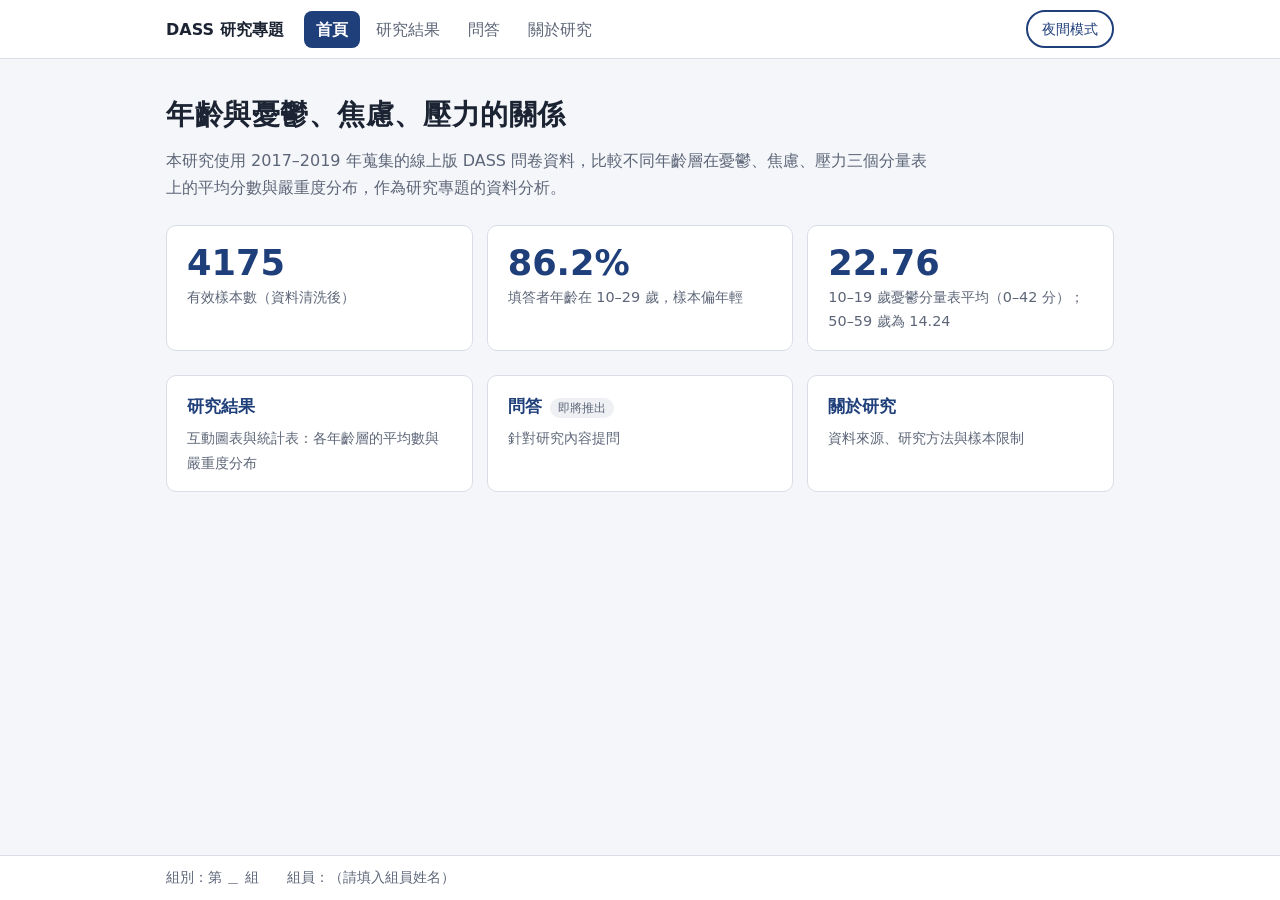
<file: index.html>
<!DOCTYPE html>
<html lang="zh-Hant">
<head>
<meta charset="UTF-8">
<meta name="viewport" content="width=device-width, initial-scale=1">
<title>年齡與憂鬱、焦慮、壓力的關係</title>
<link rel="stylesheet" href="style.css">
</head>
<body>
<header class="site">
  <div class="site-in">
    <a class="brand" href="index.html">DASS 研究專題</a>
    <nav aria-label="主要導覽"><a href="index.html" aria-current="page">首頁</a><a href="results.html">研究結果</a><a href="ask.html">問答</a><a href="about.html">關於研究</a></nav>
    <button type="button" id="themeBtn" aria-pressed="false">夜間模式</button>
  </div>
</header>
<main>
<h1>年齡與憂鬱、焦慮、壓力的關係</h1>
<p class="lead">本研究使用 2017–2019 年蒐集的線上版 DASS 問卷資料，比較不同年齡層在憂鬱、焦慮、壓力三個分量表上的平均分數與嚴重度分布，作為研究專題的資料分析。</p>

<div class="stats">
  <div class="stat"><div class="num">4175</div><div class="cap">有效樣本數（資料清洗後）</div></div>
  <div class="stat"><div class="num">86.2%</div><div class="cap">填答者年齡在 10–29 歲，樣本偏年輕</div></div>
  <div class="stat"><div class="num">22.76</div><div class="cap">10–19 歲憂鬱分量表平均（0–42 分）；50–59 歲為 14.24</div></div>
</div>

<div class="entries">
  <a class="entry" href="results.html"><h3>研究結果</h3><p>互動圖表與統計表：各年齡層的平均數與嚴重度分布</p></a>
  <a class="entry" href="ask.html"><h3>問答<span class="badge">即將推出</span></h3><p>針對研究內容提問</p></a>
  <a class="entry" href="about.html"><h3>關於研究</h3><p>資料來源、研究方法與樣本限制</p></a>
</div>
</main>
<footer class="site-foot">
  <div class="site-in">
    <span>組別：第 ＿ 組</span>
    <span>組員：（請填入組員姓名）</span>
  </div>
</footer>
<script>
(function(){
  var t='';try{t=localStorage.getItem('dass-theme')||''}catch(e){}
  if(t!=='light'&&t!=='dark')t=matchMedia('(prefers-color-scheme: dark)').matches?'dark':'light';
  var b=document.getElementById('themeBtn');
  function ap(x){t=x;document.documentElement.dataset.theme=x;b.setAttribute('aria-pressed',x==='dark')}
  b.addEventListener('click',function(){var x=t==='dark'?'light':'dark';try{localStorage.setItem('dass-theme',x)}catch(e){}ap(x)});
  ap(t);
})();
</script>
</body>
</html>
</file>
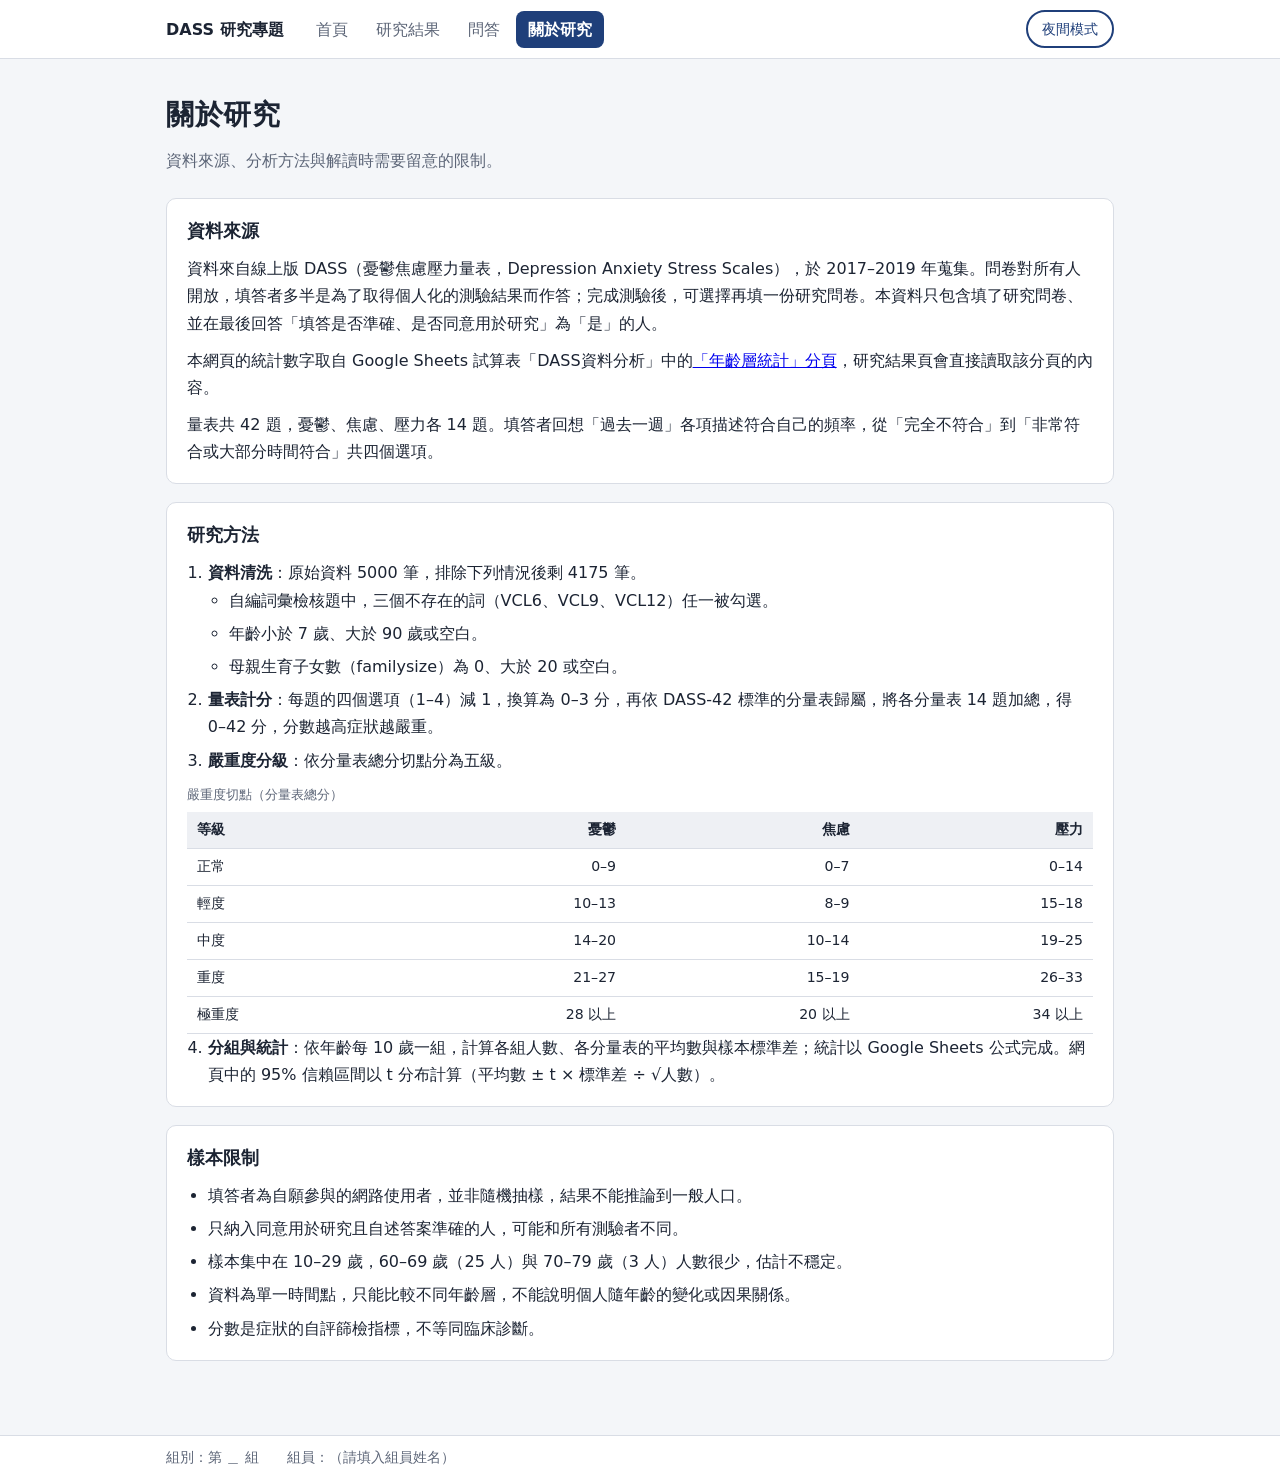
<file: about.html>
<!DOCTYPE html>
<html lang="zh-Hant">
<head>
<meta charset="UTF-8">
<meta name="viewport" content="width=device-width, initial-scale=1">
<title>關於研究｜年齡與憂鬱、焦慮、壓力的關係</title>
<link rel="stylesheet" href="style.css">
</head>
<body>
<header class="site">
  <div class="site-in">
    <a class="brand" href="index.html">DASS 研究專題</a>
    <nav aria-label="主要導覽"><a href="index.html">首頁</a><a href="results.html">研究結果</a><a href="ask.html">問答</a><a href="about.html" aria-current="page">關於研究</a></nav>
    <button type="button" id="themeBtn" aria-pressed="false">夜間模式</button>
  </div>
</header>
<main>
<h1>關於研究</h1>
<p class="lead">資料來源、分析方法與解讀時需要留意的限制。</p>

<section class="card prose">
  <h2>資料來源</h2>
  <p>資料來自線上版 DASS（憂鬱焦慮壓力量表，Depression Anxiety Stress Scales），於 2017–2019 年蒐集。問卷對所有人開放，填答者多半是為了取得個人化的測驗結果而作答；完成測驗後，可選擇再填一份研究問卷。本資料只包含填了研究問卷、並在最後回答「填答是否準確、是否同意用於研究」為「是」的人。</p>
  <p>本網頁的統計數字取自 Google Sheets 試算表「DASS資料分析」中的<a href="https://docs.google.com/spreadsheets/d/10Tjr8Lo3SLDC0klaZnX_5poqy36l6IQPWWgwfFNUyzY/edit?usp=sharing" target="_blank" rel="noopener">「年齡層統計」分頁</a>，研究結果頁會直接讀取該分頁的內容。</p>
  <p>量表共 42 題，憂鬱、焦慮、壓力各 14 題。填答者回想「過去一週」各項描述符合自己的頻率，從「完全不符合」到「非常符合或大部分時間符合」共四個選項。</p>
</section>

<section class="card prose">
  <h2>研究方法</h2>
  <ol>
    <li><b>資料清洗</b>：原始資料 5000 筆，排除下列情況後剩 4175 筆。
      <ul>
        <li>自編詞彙檢核題中，三個不存在的詞（VCL6、VCL9、VCL12）任一被勾選。</li>
        <li>年齡小於 7 歲、大於 90 歲或空白。</li>
        <li>母親生育子女數（familysize）為 0、大於 20 或空白。</li>
      </ul>
    </li>
    <li><b>量表計分</b>：每題的四個選項（1–4）減 1，換算為 0–3 分，再依 DASS-42 標準的分量表歸屬，將各分量表 14 題加總，得 0–42 分，分數越高症狀越嚴重。</li>
    <li><b>嚴重度分級</b>：依分量表總分切點分為五級。</li>
  </ol>
  <div class="tbl">
    <table>
      <caption>嚴重度切點（分量表總分）</caption>
      <thead><tr><th>等級</th><th>憂鬱</th><th>焦慮</th><th>壓力</th></tr></thead>
      <tbody>
        <tr><td>正常</td><td>0–9</td><td>0–7</td><td>0–14</td></tr>
        <tr><td>輕度</td><td>10–13</td><td>8–9</td><td>15–18</td></tr>
        <tr><td>中度</td><td>14–20</td><td>10–14</td><td>19–25</td></tr>
        <tr><td>重度</td><td>21–27</td><td>15–19</td><td>26–33</td></tr>
        <tr><td>極重度</td><td>28 以上</td><td>20 以上</td><td>34 以上</td></tr>
      </tbody>
    </table>
  </div>
  <ol start="4">
    <li><b>分組與統計</b>：依年齡每 10 歲一組，計算各組人數、各分量表的平均數與樣本標準差；統計以 Google Sheets 公式完成。網頁中的 95% 信賴區間以 t 分布計算（平均數 ± t × 標準差 ÷ √人數）。</li>
  </ol>
</section>

<section class="card prose">
  <h2>樣本限制</h2>
  <ul>
    <li>填答者為自願參與的網路使用者，並非隨機抽樣，結果不能推論到一般人口。</li>
    <li>只納入同意用於研究且自述答案準確的人，可能和所有測驗者不同。</li>
    <li>樣本集中在 10–29 歲，60–69 歲（25 人）與 70–79 歲（3 人）人數很少，估計不穩定。</li>
    <li>資料為單一時間點，只能比較不同年齡層，不能說明個人隨年齡的變化或因果關係。</li>
    <li>分數是症狀的自評篩檢指標，不等同臨床診斷。</li>
  </ul>
</section>
</main>
<footer class="site-foot">
  <div class="site-in">
    <span>組別：第 ＿ 組</span>
    <span>組員：（請填入組員姓名）</span>
  </div>
</footer>
<script>
(function(){
  var t='';try{t=localStorage.getItem('dass-theme')||''}catch(e){}
  if(t!=='light'&&t!=='dark')t=matchMedia('(prefers-color-scheme: dark)').matches?'dark':'light';
  var b=document.getElementById('themeBtn');
  function ap(x){t=x;document.documentElement.dataset.theme=x;b.setAttribute('aria-pressed',x==='dark')}
  b.addEventListener('click',function(){var x=t==='dark'?'light':'dark';try{localStorage.setItem('dass-theme',x)}catch(e){}ap(x)});
  ap(t);
})();
</script>
</body>
</html>
</file>
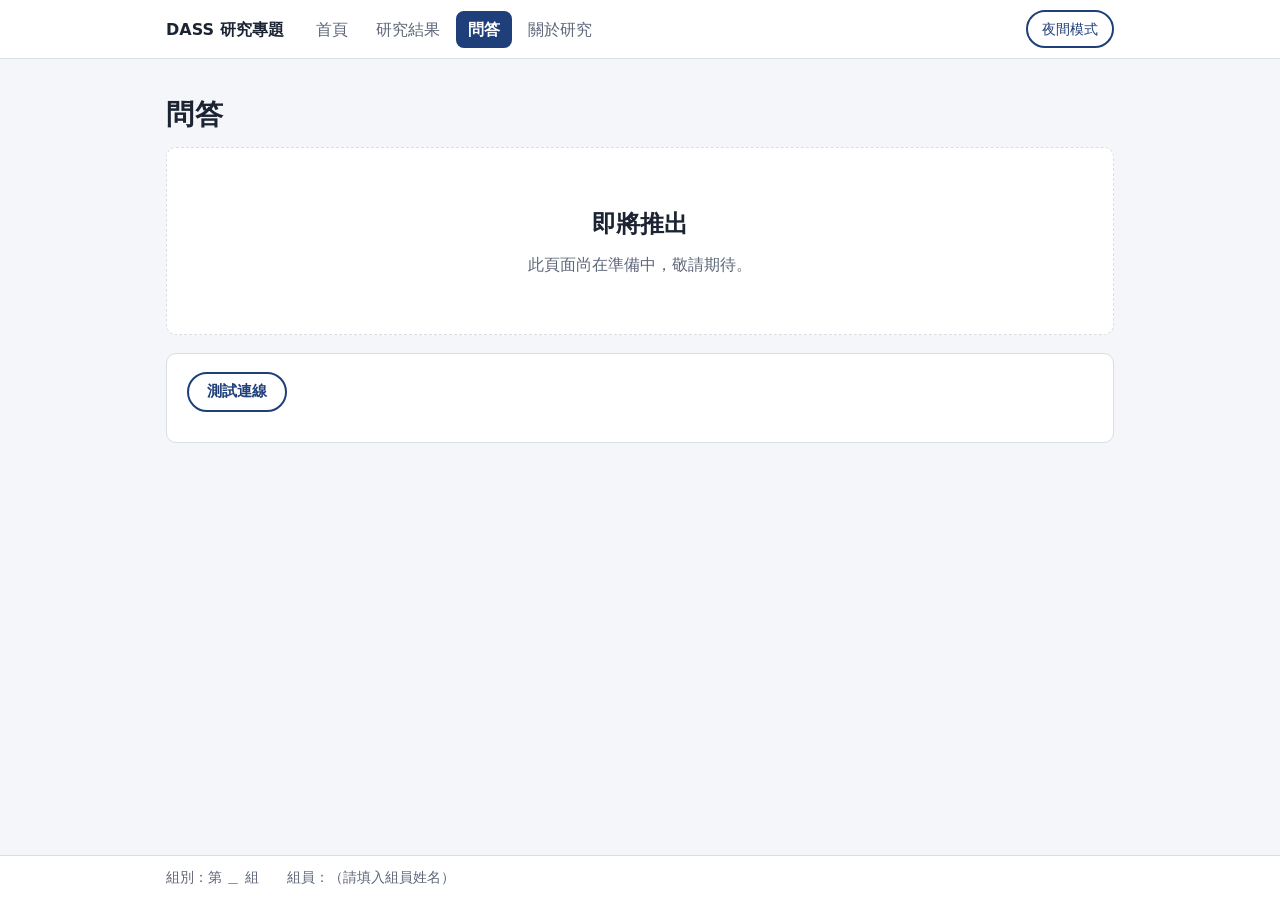
<file: ask.html>
<!DOCTYPE html>
<html lang="zh-Hant">
<head>
<meta charset="UTF-8">
<meta name="viewport" content="width=device-width, initial-scale=1">
<title>問答｜年齡與憂鬱、焦慮、壓力的關係</title>
<link rel="stylesheet" href="style.css">
</head>
<body>
<header class="site">
  <div class="site-in">
    <a class="brand" href="index.html">DASS 研究專題</a>
    <nav aria-label="主要導覽"><a href="index.html">首頁</a><a href="results.html">研究結果</a><a href="ask.html" aria-current="page">問答</a><a href="about.html">關於研究</a></nav>
    <button type="button" id="themeBtn" aria-pressed="false">夜間模式</button>
  </div>
</header>
<main>
<h1>問答</h1>
<section class="card soon">
  <div class="big">即將推出</div>
  <p>此頁面尚在準備中，敬請期待。</p>
</section>

<section class="card">
  <button type="button" class="tb" id="pingBtn" style="--c:var(--accent)">測試連線</button>
  <pre id="pingOut" aria-live="polite" style="margin:12px 0 0;white-space:pre-wrap;word-break:break-all;font:inherit;font-size:.9rem;color:var(--mute)"></pre>
</section>
</main>
<footer class="site-foot">
  <div class="site-in">
    <span>組別：第 ＿ 組</span>
    <span>組員：（請填入組員姓名）</span>
  </div>
</footer>
<script>
(function(){
  var t='';try{t=localStorage.getItem('dass-theme')||''}catch(e){}
  if(t!=='light'&&t!=='dark')t=matchMedia('(prefers-color-scheme: dark)').matches?'dark':'light';
  var b=document.getElementById('themeBtn');
  function ap(x){t=x;document.documentElement.dataset.theme=x;b.setAttribute('aria-pressed',x==='dark')}
  b.addEventListener('click',function(){var x=t==='dark'?'light':'dark';try{localStorage.setItem('dass-theme',x)}catch(e){}ap(x)});
  ap(t);
})();
</script>
<script>
(function(){
  var API='https://dass-42.d84134012.workers.dev/';
  var btn=document.getElementById('pingBtn'),out=document.getElementById('pingOut');
  btn.addEventListener('click',function(){
    btn.disabled=true;
    out.textContent='連線中…';
    var ctrl=new AbortController();
    var timer=setTimeout(function(){ctrl.abort()},10000);
    fetch(API,{
      method:'POST',
      headers:{'Content-Type':'application/json'},
      body:JSON.stringify({action:'test'}),
      signal:ctrl.signal
    }).then(function(r){
      return r.text().then(function(t){
        if(r.ok){out.textContent='成功（狀態碼 '+r.status+'）：'+t;return}
        var msg=t;
        try{var j=JSON.parse(t);if(j&&j.error)msg=j.error}catch(e){}
        out.textContent='失敗（狀態碼 '+r.status+'）：'+msg;
      });
    }).catch(function(e){
      out.textContent=e.name==='AbortError'
        ?'失敗：等待超過 10 秒沒有回應。'
        :'失敗：無法連線到後端（'+e.message+'）。請檢查網路，或後端是否已部署。';
    }).finally(function(){
      clearTimeout(timer);
      btn.disabled=false;
    });
  });
})();
</script>
</body>
</html>
</file>
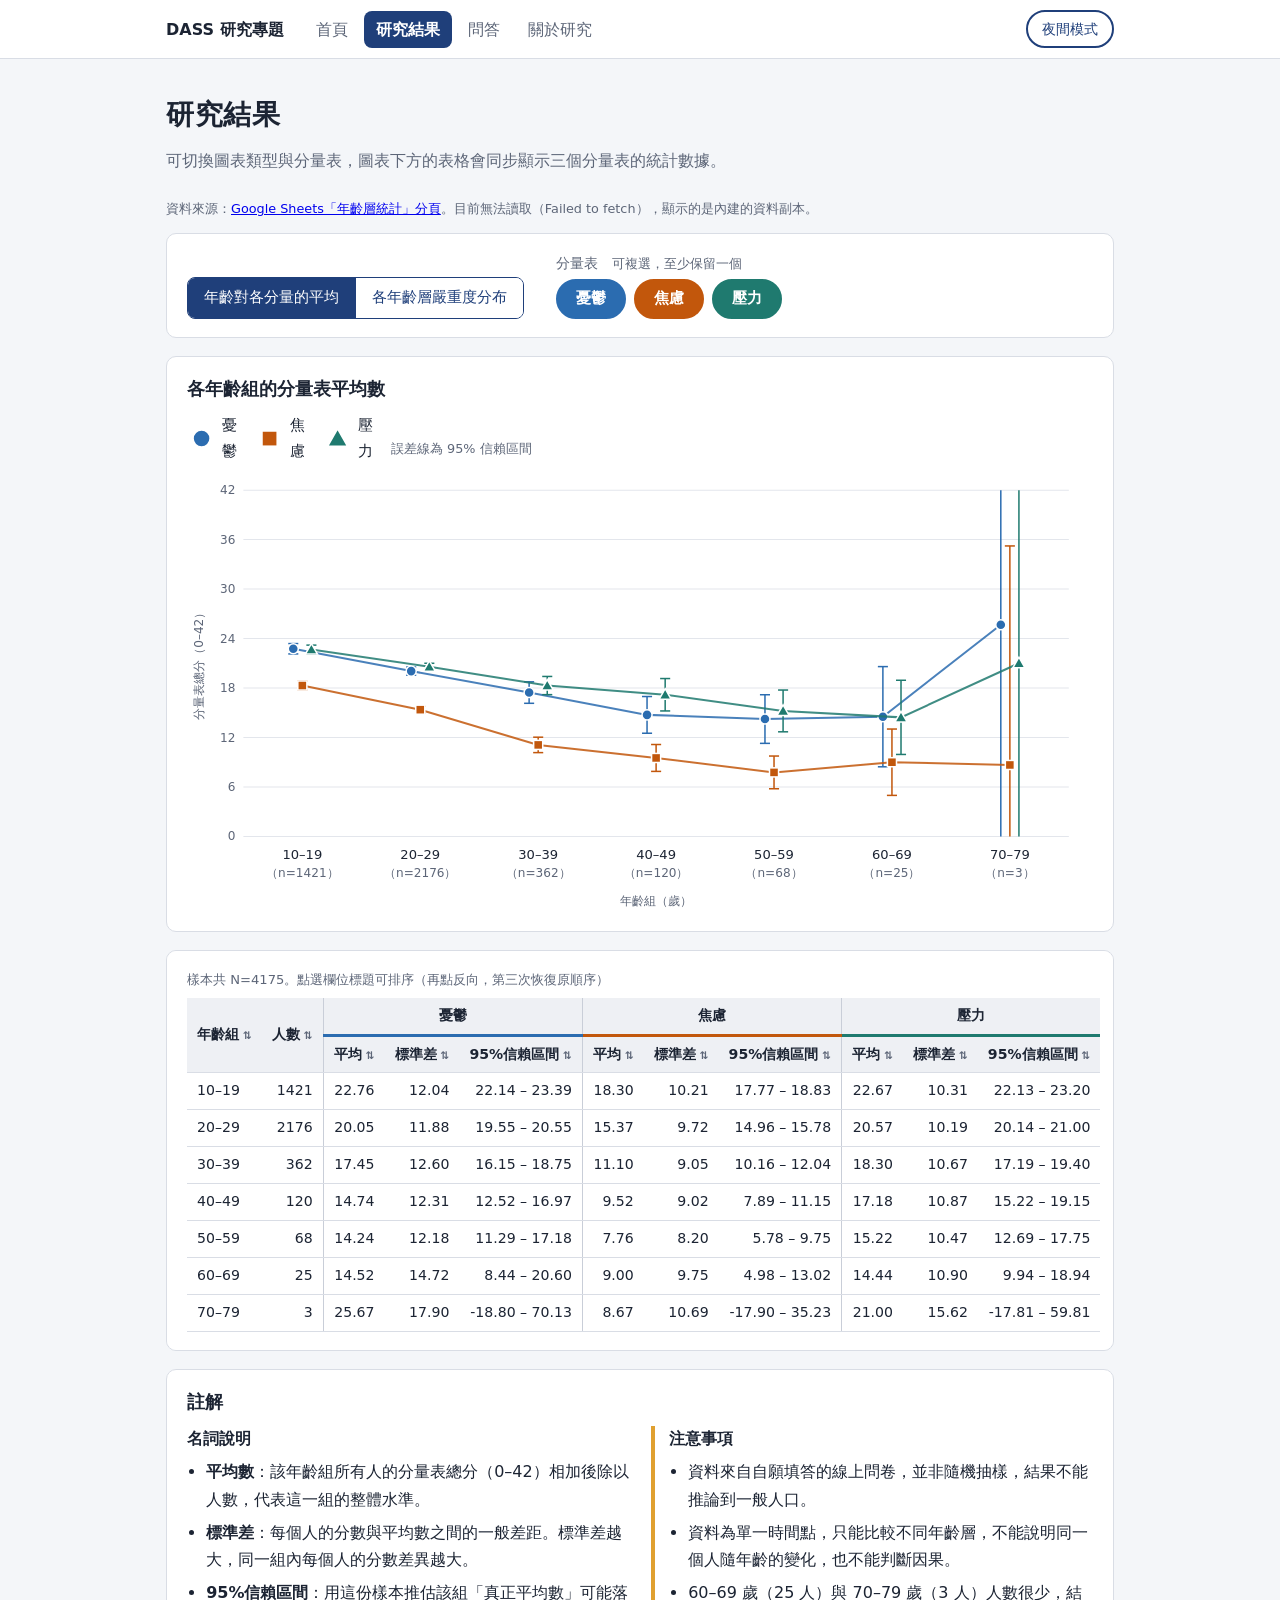
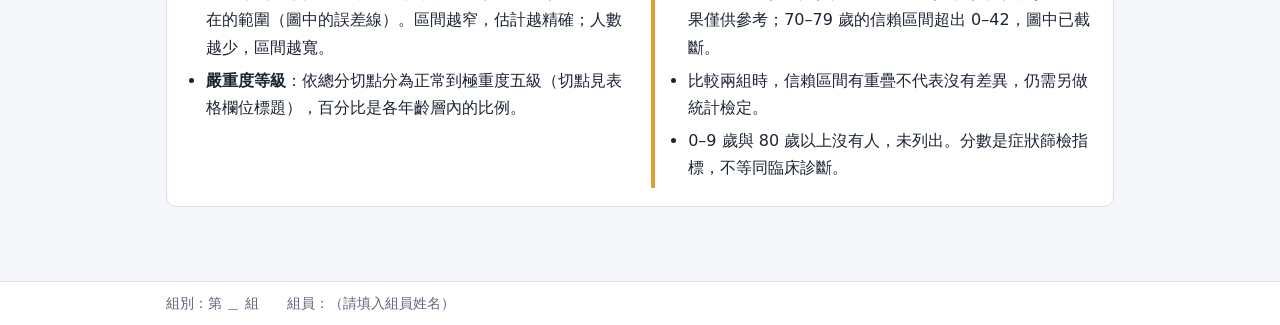
<file: results.html>
<!DOCTYPE html>
<html lang="zh-Hant">
<head>
<meta charset="UTF-8">
<meta name="viewport" content="width=device-width, initial-scale=1">
<title>研究結果｜年齡與憂鬱、焦慮、壓力的關係</title>
<link rel="stylesheet" href="style.css">
</head>
<body>
<header class="site">
  <div class="site-in">
    <a class="brand" href="index.html">DASS 研究專題</a>
    <nav aria-label="主要導覽"><a href="index.html">首頁</a><a href="results.html" aria-current="page">研究結果</a><a href="ask.html">問答</a><a href="about.html">關於研究</a></nav>
    <button type="button" id="themeBtn" aria-pressed="false">夜間模式</button>
  </div>
</header>
<main>
<h1>研究結果</h1>
<p class="lead">可切換圖表類型與分量表，圖表下方的表格會同步顯示三個分量表的統計數據。</p>
<p class="hint" id="src"></p>

<section class="card bar">
  <div class="seg" id="seg">
    <button data-c="mean" aria-pressed="true">年齡對各分量的平均</button>
    <button data-c="sev" aria-pressed="false">各年齡層嚴重度分布</button>
  </div>
  <div>
    <div class="lg">分量表　<span class="hint" id="hint"></span></div>
    <div class="tg" id="subs" role="group" aria-label="分量表"></div>
  </div>
</section>

<section class="card">
  <h2 id="ctitle"></h2>
  <div id="chart"></div>
</section>

<section class="card tbl" id="table"></section>

<section class="card notes">
  <h2>註解</h2>
  <div class="cols">
    <div>
      <h3>名詞說明</h3>
      <ul>
        <li><b>平均數</b>：該年齡組所有人的分量表總分（0–42）相加後除以人數，代表這一組的整體水準。</li>
        <li><b>標準差</b>：每個人的分數與平均數之間的一般差距。標準差越大，同一組內每個人的分數差異越大。</li>
        <li><b>95%信賴區間</b>：用這份樣本推估該組「真正平均數」可能落在的範圍（圖中的誤差線）。區間越窄，估計越精確；人數越少，區間越寬。</li>
        <li><b>嚴重度等級</b>：依總分切點分為正常到極重度五級（切點見表格欄位標題），百分比是各年齡層內的比例。</li>
      </ul>
    </div>
    <div class="warn">
      <h3>注意事項</h3>
      <ul>
        <li>資料來自自願填答的線上問卷，並非隨機抽樣，結果不能推論到一般人口。</li>
        <li>資料為單一時間點，只能比較不同年齡層，不能說明同一個人隨年齡的變化，也不能判斷因果。</li>
        <li>60–69 歲（25 人）與 70–79 歲（3 人）人數很少，結果僅供參考；70–79 歲的信賴區間超出 0–42，圖中已截斷。</li>
        <li>比較兩組時，信賴區間有重疊不代表沒有差異，仍需另做統計檢定。</li>
        <li>0–9 歲與 80 歲以上沒有人，未列出。分數是症狀篩檢指標，不等同臨床診斷。</li>
      </ul>
    </div>
  </div>
</section>

</main>
<footer class="site-foot">
  <div class="site-in">
    <span>組別：第 ＿ 組</span>
    <span>組員：（請填入組員姓名）</span>
  </div>
</footer>
<div id="tip"></div>

<script>
const SUBS=[
 {k:'dep',name:'憂鬱',color:'#2b6cb0',shape:'c',cuts:['0–9','10–13','14–20','21–27','28+']},
 {k:'anx',name:'焦慮',color:'#c2570c',shape:'s',cuts:['0–7','8–9','10–14','15–19','20+']},
 {k:'str',name:'壓力',color:'#1f7a6f',shape:'t',cuts:['0–14','15–18','19–25','26–33','34+']}
];
const LV=['正常','輕度','中度','重度','極重度'];
const LVC=['#e3eaf5','#bdd0ea','#8fb0dc','#4f7fc0','#1f3f7a'];
let D=[
 {lo:10,n:1421,st:{dep:[22.76213934,12.03702045],anx:[18.30119634,10.20656679],str:[22.66502463,10.31082269]},lv:{dep:[252,105,260,247,557],anx:[248,86,235,219,633],str:[346,160,318,344,253]}},
 {lo:20,n:2176,st:{dep:[20.05009191,11.88178438],anx:[15.37178309,9.718905087],str:[20.57077206,10.18683173]},lv:{dep:[506,229,430,359,652],anx:[537,170,439,341,689],str:[675,276,521,434,270]}},
 {lo:30,n:362,st:{dep:[17.44751381,12.59968592],anx:[11.09944751,9.054225669],str:[18.29834254,10.67445484]},lv:{dep:[127,38,55,43,99],anx:[163,33,68,37,61],str:[149,56,55,64,38]}},
 {lo:40,n:120,st:{dep:[14.74166667,12.31484438],anx:[9.516666667,9.017241499],str:[17.18333333,10.87050078]},lv:{dep:[52,14,19,11,24],anx:[63,12,17,9,19],str:[54,17,18,16,15]}},
 {lo:50,n:68,st:{dep:[14.23529412,12.18405815],anx:[7.764705882,8.199231211],str:[15.22058824,10.46650035]},lv:{dep:[34,6,11,6,11],anx:[42,5,8,6,7],str:[39,7,11,6,5]}},
 {lo:60,n:25,st:{dep:[14.52,14.71994112],anx:[9,9.746794345],str:[14.44,10.89755324]},lv:{dep:[14,2,2,1,6],anx:[15,1,3,1,5],str:[14,4,3,2,2]}},
 {lo:70,n:3,st:{dep:[25.66666667,17.89785834],anx:[8.666666667,10.69267662],str:[21,15.62049935]},lv:{dep:[1,0,0,0,2],anx:[2,0,0,0,1],str:[1,0,0,2,0]}}
];
const T=[0,12.706,4.303,3.182,2.776,2.571,2.447,2.365,2.306,2.262,2.228,2.201,2.179,2.160,2.145,2.131,2.120,2.110,2.101,2.093,2.086,2.080,2.074,2.069,2.064,2.060,2.056,2.052,2.048,2.045,2.042];
const tc=df=>df<=30?T[df]:1.96+2.4/df;
const ci=(g,k)=>{const [m,sd]=g.st[k],h=tc(g.n-1)*sd/Math.sqrt(g.n);return [m-h,m+h]};
const lab=g=>`${g.lo}–${g.lo+9}`;
const f2=v=>v.toFixed(2);
let N=D.reduce((a,g)=>a+g.n,0);

let chart='mean',sel=new Set(['dep','anx','str']),one='dep';
const $=id=>document.getElementById(id);
const tip=$('tip');

function marker(shape,x,y,c){
  const st='style="stroke:var(--card)" stroke-width="1.5"';
  if(shape==='c')return `<circle cx="${x}" cy="${y}" r="5" fill="${c}" ${st}/>`;
  if(shape==='s')return `<rect x="${x-4.5}" y="${y-4.5}" width="9" height="9" fill="${c}" ${st}/>`;
  return `<polygon points="${x},${y-6} ${x+6},${y+4.5} ${x-6},${y+4.5}" fill="${c}" ${st}/>`;
}

function renderMean(){
  const W=900,H=440,m={l:56,r:24,t:20,b:76},pw=W-m.l-m.r,ph=H-m.t-m.b;
  const x=i=>m.l+pw*(i+.5)/D.length;
  const y=v=>m.t+ph*(1-Math.min(42,Math.max(0,v))/42);
  let s=`<svg viewBox="0 0 ${W} ${H}" role="img" aria-label="各年齡組分量表平均數折線圖">`;
  for(let v=0;v<=42;v+=6)s+=`<line x1="${m.l}" x2="${W-m.r}" y1="${y(v)}" y2="${y(v)}" class="grid"/><text class="ax" x="${m.l-8}" y="${y(v)+4}" text-anchor="end">${v}</text>`;
  s+=`<text class="ax" transform="rotate(-90)" x="${-(m.t+ph/2)}" y="16" text-anchor="middle">分量表總分（0–42）</text>`;
  D.forEach((g,i)=>{s+=`<text x="${x(i)}" y="${H-m.b+22}" text-anchor="middle" font-size="13">${lab(g)}</text><text x="${x(i)}" y="${H-m.b+40}" text-anchor="middle" font-size="12" class="ax">（n=${g.n}）</text>`});
  s+=`<text class="ax" x="${m.l+pw/2}" y="${H-8}" text-anchor="middle">年齡組（歲）</text>`;
  const act=SUBS.filter(b=>sel.has(b.k));
  act.forEach((b,j)=>{
    const off=(j-(act.length-1)/2)*9;
    const pts=D.map((g,i)=>`${x(i)+off},${y(g.st[b.k][0])}`).join(' ');
    s+=`<polyline points="${pts}" fill="none" stroke="${b.color}" stroke-width="2" opacity=".85"/>`;
    D.forEach((g,i)=>{
      const cx=x(i)+off,[lo,hi]=ci(g,b.k),mv=g.st[b.k][0];
      s+=`<line x1="${cx}" x2="${cx}" y1="${y(hi)}" y2="${y(lo)}" stroke="${b.color}" stroke-width="1.5"/>`;
      if(hi<=42)s+=`<line x1="${cx-5}" x2="${cx+5}" y1="${y(hi)}" y2="${y(hi)}" stroke="${b.color}" stroke-width="1.5"/>`;
      if(lo>=0)s+=`<line x1="${cx-5}" x2="${cx+5}" y1="${y(lo)}" y2="${y(lo)}" stroke="${b.color}" stroke-width="1.5"/>`;
      s+=marker(b.shape,cx,y(mv),b.color);
      s+=`<circle class="hit" data-a="${i},${b.k}" cx="${cx}" cy="${y(mv)}" r="13" fill="transparent" tabindex="0"/>`;
    });
  });
  s+='</svg>';
  const lg=act.map(b=>`<span class="chip" style="cursor:default"><svg viewBox="-8 -8 16 16" width="16" height="16" style="display:inline">${marker(b.shape,0,0,b.color)}</svg>${b.name}</span>`).join('');
  $('chart').innerHTML=`<div style="margin-bottom:6px">${lg}<span class="hint">誤差線為 95% 信賴區間</span></div>`+s;
}

function renderSev(){
  const b=SUBS.find(q=>q.k===one);
  const W=900,rowH=52,m={l:150,r:24,t:56,b:44},H=m.t+rowH*D.length+m.b,pw=W-m.l-m.r;
  const x=p=>m.l+pw*p/100;
  let s=`<svg viewBox="0 0 ${W} ${H}" role="img" aria-label="${b.name}嚴重度分布堆疊長條圖">`;
  LV.forEach((l,i)=>{const lx=m.l+i*140;s+=`<rect x="${lx}" y="12" width="13" height="13" fill="${LVC[i]}" stroke="#aab4c6" stroke-width=".5"/><text x="${lx+19}" y="23" font-size="12.5">${l} ${b.cuts[i]}</text>`});
  for(let p=0;p<=100;p+=20)s+=`<line x1="${x(p)}" x2="${x(p)}" y1="${m.t-6}" y2="${H-m.b+4}" class="grid"/><text class="ax" x="${x(p)}" y="${H-m.b+20}" text-anchor="middle">${p}%</text>`;
  D.forEach((g,i)=>{
    const yy=m.t+i*rowH+7,hh=rowH-14;
    s+=`<text x="${m.l-10}" y="${yy+hh/2+5}" text-anchor="end" font-size="13">${lab(g)}（n=${g.n}）</text>`;
    let acc=0;
    g.lv[b.k].forEach((c,li)=>{
      const p=c/g.n*100;
      if(c>0){
        s+=`<rect class="hit" data-b="${i},${li}" x="${x(acc)}" y="${yy}" width="${x(acc+p)-x(acc)}" height="${hh}" fill="${LVC[li]}" style="stroke:var(--card)" stroke-width="1" tabindex="0"/>`;
        if(x(acc+p)-x(acc)>=42)s+=`<text x="${(x(acc)+x(acc+p))/2}" y="${yy+hh/2+4}" text-anchor="middle" font-size="11.5" style="fill:${li>=3?'#fff':'#1c2433'};pointer-events:none">${p.toFixed(1)}%</text>`;
      }
      acc+=p;
    });
  });
  s+=`<text class="ax" x="${m.l+pw/2}" y="${H-6}" text-anchor="middle">占該年齡層人數的百分比</text></svg>`;
  $('chart').innerHTML=s;
}

let sort={key:null,dir:1};
const GB='style="border-left:1px solid var(--gb)"';
const thS=(key,label,extra='',title='')=>{
  const on=sort.key===key;
  return `<th ${extra} aria-sort="${on?(sort.dir>0?'ascending':'descending'):'none'}"><button type="button" class="sb" data-s="${key}"${title?` title="${title}"`:''}>${label}<span class="ar">${on?(sort.dir>0?'▲':'▼'):'⇅'}</span></button></th>`;
};
const sval=(g,key)=>{
  if(key==='lo')return g.lo;
  if(key==='n')return g.n;
  const [t,a,b]=key.split(':');
  if(t==='m')return g.st[a][0];
  if(t==='s')return g.st[a][1];
  if(t==='c')return ci(g,a)[0];
  return g.lv[a][+b]/g.n;
};
function sortedRows(){
  const r=D.slice();
  if(sort.key)r.sort((a,b)=>(sval(a,sort.key)-sval(b,sort.key))*sort.dir||a.lo-b.lo);
  return r;
}
function renderTable(){
  const cap=`<caption>樣本共 N=${N}。點選欄位標題可排序（再點反向，第三次恢復原順序）</caption>`;
  const grp=SUBS.map(b=>`<th colspan="${chart==='mean'?3:5}" style="text-align:center;border-bottom:3px solid ${b.color};border-left:1px solid var(--gb)">${b.name}</th>`).join('');
  let h;
  if(chart==='mean'){
    h=`<table>${cap}<thead><tr>${thS('lo','年齡組','rowspan="2"')}${thS('n','人數','rowspan="2"')}${grp}</tr><tr>${SUBS.map(b=>thS('m:'+b.k,'平均',GB)+thS('s:'+b.k,'標準差')+thS('c:'+b.k,'95%信賴區間','','依區間下限排序')).join('')}</tr></thead><tbody>`;
    sortedRows().forEach(g=>{h+=`<tr><td>${lab(g)}</td><td>${g.n}</td>`+SUBS.map(b=>{const [lo,hi]=ci(g,b.k);return `<td ${GB}>${f2(g.st[b.k][0])}</td><td>${f2(g.st[b.k][1])}</td><td>${f2(lo)} – ${f2(hi)}</td>`}).join('')+'</tr>'});
    h+='</tbody></table>';
  }else{
    h=`<table>${cap}<thead><tr>${thS('lo','年齡組','rowspan="2"')}${thS('n','人數','rowspan="2"')}${grp}</tr><tr>${SUBS.map(b=>LV.map((l,i)=>thS(`p:${b.k}:${i}`,`${l}<small>${b.cuts[i]}</small>`,i?'':GB,'依占該年齡層的百分比排序')).join('')).join('')}</tr></thead><tbody>`;
    sortedRows().forEach(g=>{h+=`<tr><td>${lab(g)}</td><td>${g.n}</td>`+SUBS.map(b=>g.lv[b.k].map((c,i)=>`<td ${i?'':GB}>${c}<small>${(c/g.n*100).toFixed(1)}%</small></td>`).join('')).join('')+'</tr>'});
    h+=`</tbody><tfoot><tr><td>合計</td><td>${N}</td>${SUBS.map(b=>LV.map((l,i)=>{const c=D.reduce((a,g)=>a+g.lv[b.k][i],0);return `<td ${i?'':GB}>${c}<small>${(c/N*100).toFixed(1)}%</small></td>`}).join('')).join('')}</tr></tfoot></table>`;
  }
  $('table').innerHTML=h;
}

function renderSubs(){
  $('hint').textContent=chart==='mean'?'可複選，至少保留一個':'一次選一個';
  $('subs').innerHTML=SUBS.map(b=>`<button type="button" class="tb" data-k="${b.k}" style="--c:${b.color}" aria-pressed="${chart==='mean'?sel.has(b.k):one===b.k}">${b.name}</button>`).join('');
}

function update(){
  document.querySelectorAll('#seg button').forEach(b=>b.setAttribute('aria-pressed',b.dataset.c===chart));
  const nm=SUBS.find(b=>b.k===one).name;
  $('ctitle').textContent=chart==='mean'?'各年齡組的分量表平均數':`各年齡層的${nm}嚴重度分布`;
  renderSubs();
  chart==='mean'?renderMean():renderSev();
  renderTable();
}

$('seg').addEventListener('click',e=>{
  const c=e.target.dataset.c;if(!c||c===chart)return;
  if(c==='sev')one=SUBS.find(b=>sel.has(b.k)).k;
  sort={key:null,dir:1};chart=c;update();
});
$('subs').addEventListener('click',e=>{
  const bt=e.target.closest('.tb');if(!bt)return;
  const k=bt.dataset.k;
  if(chart==='mean'){
    if(sel.has(k)){if(sel.size>1)sel.delete(k);else return}
    else sel.add(k);
  }else one=k;
  update();
  $('subs').querySelector('[data-k="'+k+'"]').focus();
});
$('table').addEventListener('click',e=>{
  const b=e.target.closest('.sb');if(!b)return;
  const k=b.dataset.s;
  if(sort.key!==k)sort={key:k,dir:1};
  else if(sort.dir===1)sort.dir=-1;
  else sort={key:null,dir:1};
  renderTable();
  const nb=$('table').querySelector('.sb[data-s="'+k+'"]');if(nb)nb.focus();
});

const PAL={light:{dep:'#2b6cb0',anx:'#c2570c',str:'#1f7a6f'},dark:{dep:'#6aa6e8',anx:'#f2994a',str:'#4cc2b1'}};
let theme='';
try{theme=localStorage.getItem('dass-theme')||''}catch(e){}
if(theme!=='light'&&theme!=='dark')theme=matchMedia('(prefers-color-scheme: dark)').matches?'dark':'light';
function applyTheme(t,re){
  theme=t;
  document.documentElement.dataset.theme=t;
  SUBS.forEach(b=>b.color=PAL[t][b.k]);
  $('themeBtn').setAttribute('aria-pressed',t==='dark');
  if(re)update();
}
$('themeBtn').addEventListener('click',()=>{
  const t=theme==='dark'?'light':'dark';
  try{localStorage.setItem('dass-theme',t)}catch(e){}
  applyTheme(t,true);
});
applyTheme(theme,false);

function showTip(html,x,y){
  tip.innerHTML=html;tip.style.display='block';
  const w=tip.offsetWidth,h=tip.offsetHeight;
  tip.style.left=Math.min(x+14,innerWidth-w-8)+'px';
  tip.style.top=(y-h-12<4?y+16:y-h-12)+'px';
}
function tipHtml(el){
  if(el.dataset.a){
    const [i,k]=el.dataset.a.split(','),g=D[+i],b=SUBS.find(q=>q.k===k);
    return `<b>${b.name}・${lab(g)} 歲</b><br>平均數 ${f2(g.st[k][0])}<br>標準差 ${f2(g.st[k][1])}`;
  }
  if(el.dataset.b){
    const [i,li]=el.dataset.b.split(',').map(Number),g=D[i],b=SUBS.find(q=>q.k===one),c=g.lv[b.k][li];
    return `<b>${b.name}・${lab(g)} 歲</b><br>${LV[li]}：${(c/g.n*100).toFixed(1)}%（${c} 人）`;
  }
  return null;
}
const ch=$('chart');
ch.addEventListener('mousemove',e=>{const el=e.target.closest('.hit');if(!el){tip.style.display='none';return}showTip(tipHtml(el),e.clientX,e.clientY)});
ch.addEventListener('mouseleave',()=>tip.style.display='none');
ch.addEventListener('focusin',e=>{const el=e.target.closest('.hit');if(!el)return;const r=el.getBoundingClientRect();showTip(tipHtml(el),r.left+r.width/2,r.top)});
ch.addEventListener('focusout',()=>tip.style.display='none');

// --- sheet loader ---
const SHEET_ID='10Tjr8Lo3SLDC0klaZnX_5poqy36l6IQPWWgwfFNUyzY',SHEET_TAB='年齡層統計';
const SHEET_LINK=`<a href="https://docs.google.com/spreadsheets/d/${SHEET_ID}/edit?usp=sharing" target="_blank" rel="noopener">Google Sheets「${SHEET_TAB}」分頁</a>`;
function setSrc(msg){$('src').innerHTML=`資料來源：${SHEET_LINK}。${msg}`}
function parseCSV(t){
  const rows=[];let r=[],f='',q=false;
  for(let i=0;i<t.length;i++){
    const c=t[i];
    if(q){if(c==='"'){if(t[i+1]==='"'){f+='"';i++}else q=false}else f+=c}
    else if(c==='"')q=true;
    else if(c===','){r.push(f);f=''}
    else if(c==='\n'||c==='\r'){if(c==='\r'&&t[i+1]==='\n')i++;r.push(f);rows.push(r);r=[];f=''}
    else f+=c;
  }
  if(f!==''||r.length){r.push(f);rows.push(r)}
  return rows;
}
function buildFromRows(rows){
  const num=v=>{const x=parseFloat(String(v==null?'':v).replace(/,/g,''));return isNaN(x)?null:x};
  const T=r=>r.map(c=>(c||'').trim());
  const hi=rows.findIndex(r=>T(r).includes('人數')&&T(r).includes('憂鬱平均'));
  if(hi<0)throw new Error('找不到平均數表格的標題列');
  const h=T(rows[hi]);
  const col=n=>{const i=h.indexOf(n);if(i<0)throw new Error('缺少欄位「'+n+'」');return i};
  const iA=h.findIndex(c=>c.startsWith('年齡層'));
  if(iA<0)throw new Error('缺少「年齡層」欄');
  const iN=col('人數'),iM={dep:col('憂鬱平均'),anx:col('焦慮平均'),str:col('壓力平均')},iS={dep:col('憂鬱SD'),anx:col('焦慮SD'),str:col('壓力SD')};
  const stats=new Map();
  for(let i=hi+1;i<rows.length;i++){
    const r=rows[i],lo=num(r[iA]);
    if(lo===null)break;
    const n=num(r[iN]);
    if(!n)continue;
    const st={};
    for(const k of ['dep','anx','str']){
      const m=num(r[iM[k]]),sd=num(r[iS[k]]);
      if(m===null||sd===null)throw new Error(lo+' 歲組缺少平均數或標準差');
      st[k]=[m,sd];
    }
    stats.set(lo,{lo,n,st});
  }
  if(!stats.size)throw new Error('平均數表格沒有人數大於 0 的年齡組');
  const si=rows.findIndex((r,i)=>i>hi&&T(r)[0].startsWith('年齡層')&&T(r).includes('正常')&&T(r).includes('極重度'));
  if(si<0)throw new Error('找不到嚴重度表格的標題列');
  const idx=T(rows[si]).map((c,i)=>LV.includes(c)?i:-1).filter(i=>i>=0);
  if(idx.length!==15)throw new Error('嚴重度表格應有 15 個等級欄（三個分量表各五級）');
  const lvMap=new Map();
  for(let i=si+1;i<rows.length;i++){
    const r=rows[i],lo=num(T(r)[0]);
    if(lo===null)break;
    const lv={};
    ['dep','anx','str'].forEach((k,gi)=>{lv[k]=idx.slice(gi*5,gi*5+5).map(j=>num(r[j])||0)});
    lvMap.set(lo,lv);
  }
  return [...stats.values()].sort((a,b)=>a.lo-b.lo).map(g=>{
    const lv=lvMap.get(g.lo);
    if(!lv)throw new Error('嚴重度表格缺少 '+g.lo+' 歲組');
    for(const k of ['dep','anx','str'])if(lv[k].reduce((a,b)=>a+b,0)!==g.n)throw new Error(g.lo+' 歲組的等級人數加總不等於人數');
    return {...g,lv};
  });
}
async function loadSheet(){
  setSrc('讀取中…');
  try{
    const r=await fetch(`https://docs.google.com/spreadsheets/d/${SHEET_ID}/gviz/tq?tqx=out:csv&sheet=${encodeURIComponent(SHEET_TAB)}`);
    if(!r.ok)throw new Error('HTTP '+r.status);
    D=buildFromRows(parseCSV(await r.text()));
    N=D.reduce((a,g)=>a+g.n,0);
    setSrc('已即時讀取最新資料。');
    update();
  }catch(e){
    setSrc('目前無法讀取（'+e.message+'），顯示的是內建的資料副本。');
  }
}
// --- end sheet loader ---

update();
loadSheet();
</script>
</body>
</html>
</file>
<file: style.css>
@charset "UTF-8";
:root{color-scheme:light;--ink:#1c2433;--mute:#5d6678;--line:#d9dde5;--bg:#f4f6f9;--card:#fff;--accent:#1f3f7a;--on:#fff;--grid:#e3e6ec;--th:#eef0f4;--tf:#f8f9fb;--gb:#c9ced8;--tipbg:#1c2433;--tipfg:#fff}
:root[data-theme="dark"]{color-scheme:dark;--ink:#e6eaf2;--mute:#a0a9bb;--line:#364055;--bg:#0f141d;--card:#171d29;--accent:#8fb0dc;--on:#101521;--grid:#2a3345;--th:#202838;--tf:#1c2331;--gb:#46526a;--tipbg:#e6eaf2;--tipfg:#101521}
*{box-sizing:border-box}
body{margin:0;display:flex;flex-direction:column;min-height:100vh;background:var(--bg);color:var(--ink);font-family:"Noto Sans TC","PingFang TC","Microsoft JhengHei",system-ui,sans-serif;line-height:1.7}
main{flex:1;width:100%;max-width:980px;margin:0 auto;padding:32px 16px 56px}
a:focus-visible,button:focus-visible{outline:3px solid #f2b134;outline-offset:2px}

/* 導覽列與頁尾 */
.site,.site-foot{background:var(--card)}
.site{border-bottom:1px solid var(--line)}
.site-foot{border-top:1px solid var(--line);color:var(--mute);font-size:.88rem}
.site-in{max-width:980px;margin:0 auto;padding:10px 16px;display:flex;flex-wrap:wrap;align-items:center;gap:8px 20px}
.brand{font-weight:700;color:var(--ink);text-decoration:none}
.site nav{display:flex;flex-wrap:wrap;gap:4px;margin-right:auto}
.site nav a{padding:5px 12px;border-radius:8px;color:var(--mute);text-decoration:none}
.site nav a:hover{background:var(--th)}
.site nav a[aria-current="page"]{background:var(--accent);color:var(--on);font-weight:600}
.site-foot .site-in{gap:4px 28px}
#themeBtn{font:inherit;font-size:.9rem;padding:5px 14px;border-radius:999px;border:2px solid var(--accent);background:var(--card);color:var(--accent);cursor:pointer;white-space:nowrap}
#themeBtn[aria-pressed="true"]{background:var(--accent);color:var(--on)}

/* 一般文字與卡片 */
h1{font-size:1.75rem;margin:0 0 8px;letter-spacing:.02em}
h2{font-size:1.1rem;margin:0 0 8px}
h3{font-size:.98rem;margin:0 0 6px}
.lead{margin:0 0 24px;color:var(--mute);max-width:48em}
.card{background:var(--card);border:1px solid var(--line);border-radius:10px;padding:18px 20px;margin-bottom:18px}
.prose p{margin:0 0 10px}
.prose ul,.prose ol{margin:0 0 10px;padding-left:1.3em}
.prose li{margin-bottom:6px}
.prose :last-child{margin-bottom:0}

/* 首頁 */
.stats,.entries{display:grid;grid-template-columns:repeat(auto-fit,minmax(220px,1fr));gap:14px;margin-bottom:24px}
.stat{background:var(--card);border:1px solid var(--line);border-radius:10px;padding:16px 20px}
.stat .num{font-size:2.2rem;font-weight:700;line-height:1.2;color:var(--accent);font-variant-numeric:tabular-nums}
.stat .cap{color:var(--mute);font-size:.9rem}
.entry{display:block;background:var(--card);border:1px solid var(--line);border-radius:10px;padding:16px 20px;color:inherit;text-decoration:none}
.entry:hover{border-color:var(--accent)}
.entry h3{font-size:1.05rem;color:var(--accent)}
.entry p{margin:0;color:var(--mute);font-size:.9rem}
.badge{display:inline-block;margin-left:8px;padding:0 8px;border-radius:999px;background:var(--th);color:var(--mute);font-size:.75rem;font-weight:400}

/* 問答頁 */
.soon{text-align:center;padding:56px 20px;border-style:dashed}
.soon .big{font-size:1.5rem;font-weight:700;margin-bottom:6px}
.soon p{margin:0;color:var(--mute)}

/* 研究結果頁：控制列 */
.bar{display:flex;flex-wrap:wrap;gap:16px 32px;align-items:flex-end}
.seg{display:inline-flex;border:1px solid var(--accent);border-radius:8px;overflow:hidden}
.seg button{font:inherit;font-size:.95rem;padding:7px 16px;border:0;background:var(--card);color:var(--accent);cursor:pointer}
.seg button[aria-pressed="true"]{background:var(--accent);color:var(--on)}
.seg button+button{border-left:1px solid var(--accent)}
.lg{font-size:.85rem;color:var(--mute);margin-bottom:4px}
.hint{font-size:.8rem;color:var(--mute)}
.tg{display:flex;gap:8px;flex-wrap:wrap}
.tb{font:inherit;font-size:.95rem;font-weight:600;padding:5px 18px;border-radius:999px;border:2px solid var(--c);background:var(--card);color:var(--c);cursor:pointer}
.tb[aria-pressed="true"]{background:var(--c);color:var(--on)}
.chip{display:inline-flex;align-items:center;gap:6px;margin-right:16px;font-size:.95rem}

/* 圖表 */
svg{width:100%;height:auto;display:block}
svg text{font-family:inherit;fill:var(--ink)}
.ax{font-size:12px;fill:var(--mute)}
.grid{stroke:var(--grid)}
.hit{cursor:pointer}
#tip{position:fixed;display:none;pointer-events:none;background:var(--tipbg);color:var(--tipfg);padding:6px 10px;border-radius:6px;font-size:13px;line-height:1.5;z-index:10;box-shadow:0 2px 8px rgba(0,0,0,.25)}

/* 表格 */
.tbl{overflow-x:auto}
table{border-collapse:collapse;width:100%;font-size:.88rem;font-variant-numeric:tabular-nums}
caption{text-align:left;color:var(--mute);font-size:.82rem;padding-bottom:6px}
th,td{border-bottom:1px solid var(--line);padding:6px 10px;text-align:right;white-space:nowrap}
th{background:var(--th);font-weight:600}
th:first-child,td:first-child{text-align:left}
td small{color:var(--mute);margin-left:6px}
th small{color:var(--mute);font-weight:400;margin-left:6px}
tfoot td{font-weight:600;background:var(--tf)}
.sb{font:inherit;font-weight:600;color:inherit;background:none;border:0;padding:0;cursor:pointer}
.sb .ar{margin-left:4px;font-size:.75em;color:var(--mute)}

/* 註解 */
.cols{display:grid;grid-template-columns:repeat(auto-fit,minmax(300px,1fr));gap:22px}
.cols ul{margin:0;padding-left:1.2em}
.cols li{margin-bottom:6px}
.warn{border-left:4px solid #e0a030;padding-left:14px}
</file>
